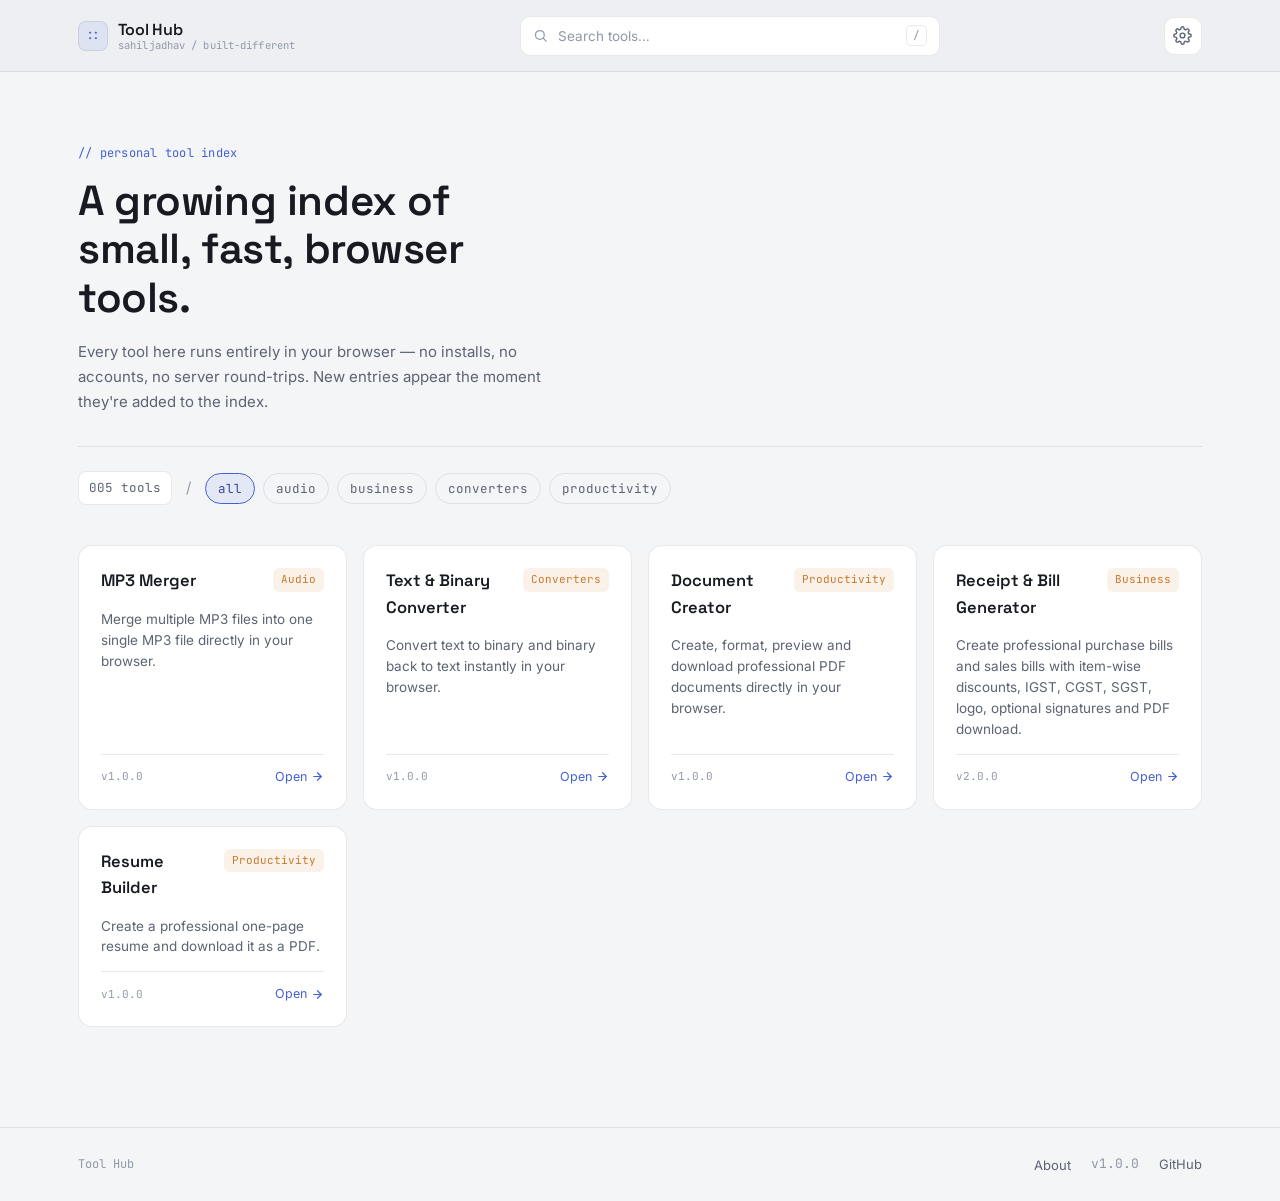
<file: index.html>
<!DOCTYPE html>
<html lang="en" data-theme="dark">
<head>
<meta charset="UTF-8">
<meta name="viewport" content="width=device-width, initial-scale=1.0">
<title>Tool Hub — Sahil Jadhav</title>
<meta name="description" content="A personal, growing index of small, fast, browser-based tools. Built Different.">
<link rel="preconnect" href="https://fonts.googleapis.com">
<link rel="preconnect" href="https://fonts.gstatic.com" crossorigin>
<link href="https://fonts.googleapis.com/css2?family=Space+Grotesk:wght@400;500;600;700&family=Inter:wght@400;500;600&family=JetBrains+Mono:wght@400;500&display=swap" rel="stylesheet">
<link rel="stylesheet" href="style.css">
</head>
<body>

<a class="skip-link" href="#main">Skip to content</a>

<header class="site-header">
  <div class="header-inner">
    <div class="brand">
      <span class="brand-glyph" aria-hidden="true">::</span>
      <div class="brand-text">
        <span class="brand-title">Tool&nbsp;Hub</span>
        <span class="brand-sub mono">sahiljadhav / built-different</span>
      </div>
    </div>

    <div class="command-search" role="search">
      <span class="command-search-icon" aria-hidden="true">
        <svg width="15" height="15" viewBox="0 0 24 24" fill="none" stroke="currentColor" stroke-width="2" stroke-linecap="round" stroke-linejoin="round"><circle cx="11" cy="11" r="7"></circle><line x1="21" y1="21" x2="16.65" y2="16.65"></line></svg>
      </span>
      <input
        type="text"
        id="search-input"
        class="command-search-input"
        placeholder="Search tools…"
        aria-label="Search tools"
        autocomplete="off"
      >
      <kbd class="command-search-kbd mono">/</kbd>
    </div>

    <button id="settings-trigger" class="icon-button" aria-haspopup="dialog" aria-controls="settings-panel" aria-label="Open settings">
      <svg width="19" height="19" viewBox="0 0 24 24" fill="none" stroke="currentColor" stroke-width="1.8" stroke-linecap="round" stroke-linejoin="round"><circle cx="12" cy="12" r="3"></circle><path d="M19.4 15a1.65 1.65 0 0 0 .33 1.82l.06.06a2 2 0 1 1-2.83 2.83l-.06-.06a1.65 1.65 0 0 0-1.82-.33 1.65 1.65 0 0 0-1 1.51V21a2 2 0 0 1-4 0v-.09A1.65 1.65 0 0 0 9 19.4a1.65 1.65 0 0 0-1.82.33l-.06.06a2 2 0 1 1-2.83-2.83l.06-.06a1.65 1.65 0 0 0 .33-1.82 1.65 1.65 0 0 0-1.51-1H3a2 2 0 0 1 0-4h.09A1.65 1.65 0 0 0 4.6 9a1.65 1.65 0 0 0-.33-1.82l-.06-.06a2 2 0 1 1 2.83-2.83l.06.06a1.65 1.65 0 0 0 1.82.33H9a1.65 1.65 0 0 0 1-1.51V3a2 2 0 0 1 4 0v.09a1.65 1.65 0 0 0 1 1.51 1.65 1.65 0 0 0 1.82-.33l.06-.06a2 2 0 1 1 2.83 2.83l-.06.06a1.65 1.65 0 0 0-.33 1.82V9a1.65 1.65 0 0 0 1.51 1H21a2 2 0 0 1 0 4h-.09a1.65 1.65 0 0 0-1.51 1z"></path></svg>
    </button>
  </div>
</header>

<main id="main">
  <section class="hero">
    <p class="eyebrow mono">// personal tool index</p>
    <h1 class="hero-title">A growing index of small, fast, browser tools.</h1>
    <p class="hero-sub">Every tool here runs entirely in your browser — no installs, no accounts, no server round-trips. New entries appear the moment they're added to the index.</p>

    <div class="hero-meta">
      <span id="tool-count" class="mono-counter mono">000 tools</span>
      <span class="meta-divider" aria-hidden="true">/</span>
      <nav id="category-rail" class="category-rail" aria-label="Filter by category">
        <button class="category-chip is-active mono" data-category="all" type="button">all</button>
      </nav>
    </div>
  </section>

  <section class="grid-section" aria-label="Tools">
    <div id="tool-grid" class="tool-grid"></div>

    <div id="empty-state" class="empty-state" hidden>
      <pre class="terminal-block mono" aria-hidden="true">$ ls /tools
No tools found.</pre>
      <p class="empty-title">No tools available yet.</p>
      <p class="empty-sub">This index is empty for now — the first entry added to <code class="mono">tools.json</code> will show up right here.</p>
    </div>

    <div id="no-results-state" class="empty-state" hidden>
      <p class="empty-title">No matches.</p>
      <p class="empty-sub">Nothing in this index matches your search or filter. Try a different term.</p>
    </div>
  </section>
</main>

<footer class="site-footer">
  <div class="footer-inner">
    <span class="mono footer-brand">Tool Hub</span>
    <div class="footer-links">
      <button id="about-trigger" class="footer-link" type="button" aria-haspopup="dialog" aria-controls="about-modal">About</button>
      <span class="footer-link footer-version mono">v1.0.0</span>
      <a class="footer-link" href="#" id="footer-github">GitHub</a>
    </div>
  </div>
</footer>

<!-- Settings panel -->
<div id="settings-overlay" class="overlay" hidden></div>
<aside id="settings-panel" class="settings-panel" role="dialog" aria-modal="true" aria-labelledby="settings-title" hidden>
  <div class="panel-header">
    <h2 id="settings-title">Settings</h2>
    <button id="settings-close" class="icon-button" aria-label="Close settings">
      <svg width="16" height="16" viewBox="0 0 24 24" fill="none" stroke="currentColor" stroke-width="2" stroke-linecap="round" stroke-linejoin="round"><line x1="18" y1="6" x2="6" y2="18"></line><line x1="6" y1="6" x2="18" y2="18"></line></svg>
    </button>
  </div>

  <div class="panel-body">
    <fieldset class="theme-fieldset">
      <legend class="panel-label mono">Appearance</legend>

      <label class="theme-option">
        <input type="radio" name="theme" value="dark" id="theme-dark">
        <span class="theme-swatch theme-swatch-dark" aria-hidden="true"></span>
        <span class="theme-option-text">
          <span class="theme-name">Dark</span>
          <span class="theme-desc">Low-light, ink background</span>
        </span>
      </label>

      <label class="theme-option">
        <input type="radio" name="theme" value="light" id="theme-light">
        <span class="theme-swatch theme-swatch-light" aria-hidden="true"></span>
        <span class="theme-option-text">
          <span class="theme-name">Light</span>
          <span class="theme-desc">Bright, paper background</span>
        </span>
      </label>
    </fieldset>
  </div>
</aside>

<!-- About modal -->
<div id="about-overlay" class="overlay" hidden></div>
<div id="about-modal" class="about-modal" role="dialog" aria-modal="true" aria-labelledby="about-title" hidden>
  <button id="about-close" class="icon-button about-close" aria-label="Close about dialog">
    <svg width="16" height="16" viewBox="0 0 24 24" fill="none" stroke="currentColor" stroke-width="2" stroke-linecap="round" stroke-linejoin="round"><line x1="18" y1="6" x2="6" y2="18"></line><line x1="6" y1="6" x2="18" y2="18"></line></svg>
  </button>
  <p class="about-eyebrow mono">// about developer</p>
  <h2 id="about-title" class="about-name">Sahil Jadhav</h2>
  <p class="about-tagline">Built Different</p>
</div>

<script src="script.js"></script>
</body>
</html>
</file>
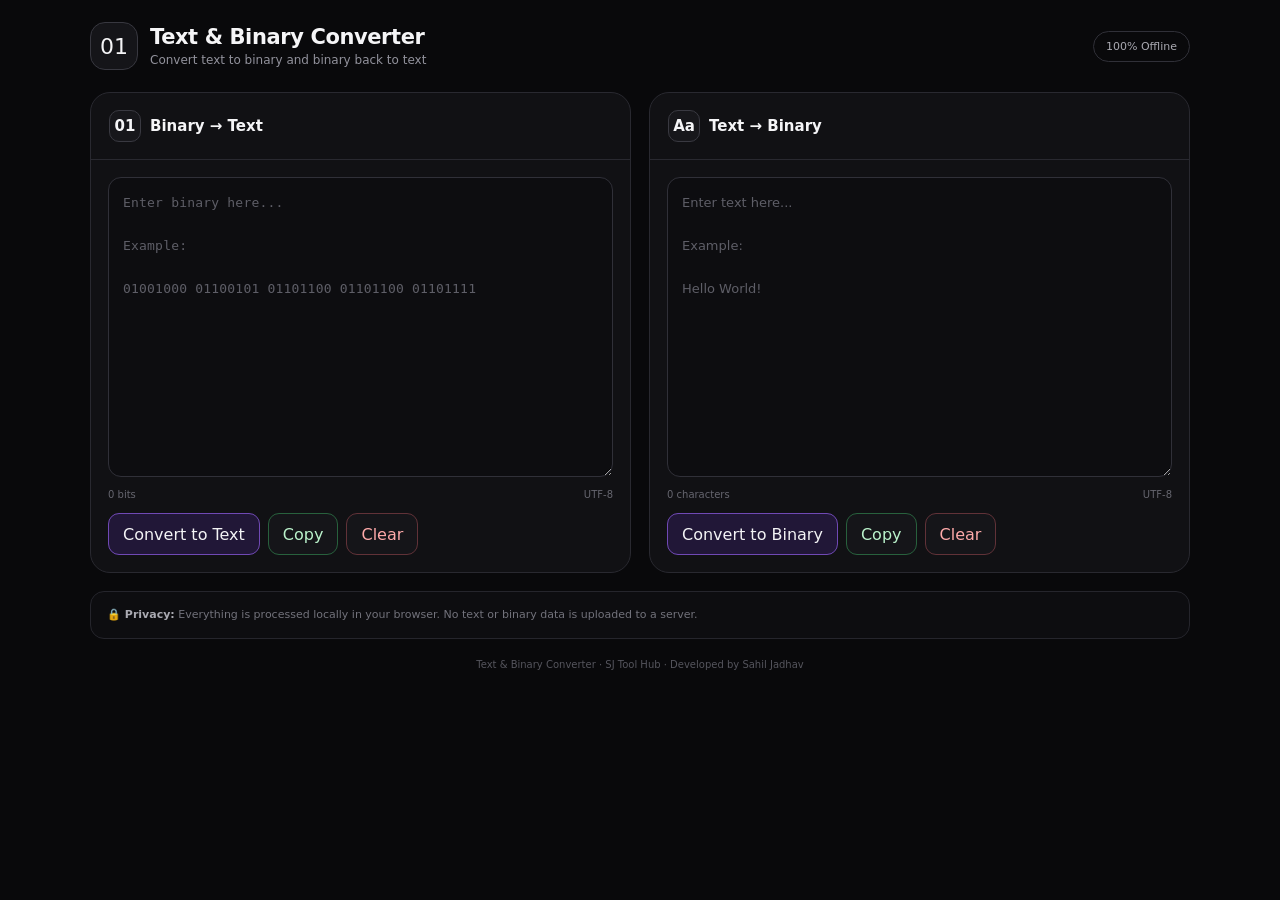
<file: tools/text-binary-converter/index.html>
<!DOCTYPE html>
<html lang="en">
<head>
<meta charset="UTF-8">
<meta name="viewport" content="width=device-width,initial-scale=1,viewport-fit=cover">
<meta name="theme-color" content="#09090b">

<title>Text & Binary Converter - SJ Tool Hub</title>

<style>
*{
    box-sizing:border-box;
    -webkit-tap-highlight-color:transparent;
}

:root{
    --bg:#09090b;
    --card:#111114;
    --card2:#16161a;
    --border:#292930;
    --text:#f5f5f7;
    --muted:#92929c;
    --accent:#8b5cf6;
    --accent-dark:#211737;
    --danger:#ef4444;
    --success:#22c55e;
}

html,body{
    margin:0;
    min-height:100%;
    background:var(--bg);
    color:var(--text);
    font-family:
        Inter,
        system-ui,
        -apple-system,
        BlinkMacSystemFont,
        "Segoe UI",
        sans-serif;
}

body{
    overflow-x:hidden;
}

button,
textarea{
    font:inherit;
}

button{
    cursor:pointer;
}

.app{
    width:min(1100px,94%);
    margin:auto;
    padding:22px 0 45px;
}

/* HEADER */

.header{
    display:flex;
    align-items:center;
    justify-content:space-between;
    gap:15px;
    margin-bottom:22px;
}

.brand{
    display:flex;
    align-items:center;
    gap:12px;
}

.logo{
    width:48px;
    height:48px;
    display:grid;
    place-items:center;
    border:1px solid #383840;
    border-radius:15px;
    background:#151519;
    font-size:22px;
}

.title{
    margin:0;
    font-size:21px;
    letter-spacing:-.4px;
}

.subtitle{
    color:var(--muted);
    font-size:12px;
    margin-top:4px;
}

.badge{
    padding:8px 12px;
    border:1px solid #303038;
    border-radius:999px;
    color:#aaaab2;
    font-size:11px;
}

/* GRID */

.tools-grid{
    display:grid;
    grid-template-columns:1fr 1fr;
    gap:18px;
}

/* CARD */

.card{
    background:var(--card);
    border:1px solid var(--border);
    border-radius:20px;
    overflow:hidden;
}

.card-head{
    display:flex;
    align-items:center;
    justify-content:space-between;
    padding:17px 18px;
    border-bottom:1px solid var(--border);
}

.card-title{
    display:flex;
    align-items:center;
    gap:9px;
    font-size:15px;
    font-weight:750;
}

.card-icon{
    width:32px;
    height:32px;
    display:grid;
    place-items:center;
    border:1px solid #393941;
    border-radius:10px;
    background:#17171b;
}

.card-body{
    padding:17px;
}

/* TEXTAREA */

textarea{
    width:100%;
    min-height:300px;
    resize:vertical;
    padding:14px;
    border:1px solid #303038;
    border-radius:13px;
    outline:none;
    background:#0d0d10;
    color:#f1f1f3;
    font-size:13px;
    line-height:1.65;
    transition:.2s;
}

textarea:focus{
    border-color:#624398;
    box-shadow:0 0 0 3px rgba(139,92,246,.08);
}

textarea.binary{
    font-family:
        "JetBrains Mono",
        "Cascadia Code",
        Consolas,
        monospace;

    letter-spacing:.2px;
}

textarea::placeholder{
    color:#5e5e67;
}

/* INFO */

.info{
    display:flex;
    justify-content:space-between;
    gap:10px;
    margin-top:8px;
    color:#66666f;
    font-size:10px;
}

/* BUTTONS */

.actions{
    display:flex;
    gap:8px;
    flex-wrap:wrap;
    margin-top:13px;
}

.btn{
    min-height:42px;
    padding:9px 14px;
    border:1px solid #36363e;
    border-radius:11px;
    background:#151519;
    color:#f3f3f5;
    transition:.18s;
}

.btn:hover{
    transform:translateY(-2px);
    border-color:#62626c;
}

.btn:active{
    transform:scale(.95);
}

.btn.primary{
    border-color:#7049b5;
    background:var(--accent-dark);
}

.btn.success{
    border-color:#28613d;
    color:#baf2cb;
}

.btn.danger{
    border-color:#613238;
    color:#ffaaaa;
}

/* PRIVACY */

.privacy{
    margin-top:18px;
    padding:14px 16px;
    border:1px solid #25252c;
    border-radius:14px;
    background:#0d0d10;
    color:#72727b;
    font-size:11px;
    line-height:1.6;
}

.privacy b{
    color:#aaaab2;
}

/* TOAST */

.toast{
    position:fixed;
    left:50%;
    bottom:22px;
    z-index:1000;
    max-width:90%;
    padding:11px 15px;
    border:1px solid #393940;
    border-radius:12px;
    background:#18181d;
    color:white;
    font-size:12px;
    text-align:center;
    opacity:0;
    pointer-events:none;
    transform:translate(-50%,20px);
    transition:.25s;
}

.toast.show{
    opacity:1;
    transform:translate(-50%,0);
}

.toast.error{
    border-color:#713336;
    color:#ffb5b5;
}

/* FOOTER */

footer{
    margin-top:20px;
    text-align:center;
    color:#55555d;
    font-size:10px;
}

/* MOBILE */

@media(max-width:750px){

    .app{
        width:94%;
        padding-top:15px;
    }

    .tools-grid{
        grid-template-columns:1fr;
    }

    .badge{
        display:none;
    }

    textarea{
        min-height:240px;
    }

}

@media(max-width:430px){

    .title{
        font-size:18px;
    }

    .subtitle{
        font-size:10px;
    }

    .actions .btn{
        flex:1;
    }

}
</style>
</head>

<body>

<div class="app">

<header class="header">

    <div class="brand">

        <div class="logo">
            01
        </div>

        <div>

            <h1 class="title">
                Text & Binary Converter
            </h1>

            <div class="subtitle">
                Convert text to binary and binary back to text
            </div>

        </div>

    </div>

    <div class="badge">
        100% Offline
    </div>

</header>


<main class="tools-grid">


<!-- =====================================================
     BINARY → TEXT
===================================================== -->

<section class="card">

    <div class="card-head">

        <div class="card-title">

            <div class="card-icon">
                01
            </div>

            Binary → Text

        </div>

    </div>


    <div class="card-body">

        <textarea
            id="binaryInput"
            class="binary"
            spellcheck="false"
            placeholder="Enter binary here...

Example:

01001000 01100101 01101100 01101100 01101111"
        ></textarea>


        <div class="info">

            <span id="binaryCount">
                0 bits
            </span>

            <span>
                UTF-8
            </span>

        </div>


        <div class="actions">

            <button
                id="binaryConvert"
                class="btn primary"
            >
                Convert to Text
            </button>

            <button
                id="binaryCopy"
                class="btn success"
            >
                Copy
            </button>

            <button
                id="binaryClear"
                class="btn danger"
            >
                Clear
            </button>

        </div>

    </div>

</section>



<!-- =====================================================
     TEXT → BINARY
===================================================== -->

<section class="card">

    <div class="card-head">

        <div class="card-title">

            <div class="card-icon">
                Aa
            </div>

            Text → Binary

        </div>

    </div>


    <div class="card-body">

        <textarea
            id="textInput"
            placeholder="Enter text here...

Example:

Hello World!"
        ></textarea>


        <div class="info">

            <span id="textCount">
                0 characters
            </span>

            <span>
                UTF-8
            </span>

        </div>


        <div class="actions">

            <button
                id="textConvert"
                class="btn primary"
            >
                Convert to Binary
            </button>

            <button
                id="textCopy"
                class="btn success"
            >
                Copy
            </button>

            <button
                id="textClear"
                class="btn danger"
            >
                Clear
            </button>

        </div>

    </div>

</section>

</main>



<div class="privacy">

    <b>🔒 Privacy:</b>
    Everything is processed locally in your browser.
    No text or binary data is uploaded to a server.

</div>


<footer>
    Text & Binary Converter · SJ Tool Hub · Developed by Sahil Jadhav
</footer>

</div>


<div id="toast" class="toast"></div>


<script>

"use strict";


/* =========================================================
   ELEMENTS
========================================================= */

const binaryInput =
    document.getElementById("binaryInput");

const textInput =
    document.getElementById("textInput");

const binaryConvert =
    document.getElementById("binaryConvert");

const textConvert =
    document.getElementById("textConvert");

const binaryCopy =
    document.getElementById("binaryCopy");

const textCopy =
    document.getElementById("textCopy");

const binaryClear =
    document.getElementById("binaryClear");

const textClear =
    document.getElementById("textClear");

const binaryCount =
    document.getElementById("binaryCount");

const textCount =
    document.getElementById("textCount");

const toastBox =
    document.getElementById("toast");


/* =========================================================
   TOAST
========================================================= */

let toastTimer = null;

function showToast(message,error=false){

    toastBox.textContent = message;

    toastBox.className =
        "toast show" +
        (error ? " error" : "");

    clearTimeout(toastTimer);

    toastTimer =
        setTimeout(() => {

            toastBox.className =
                "toast";

        },3000);

}


/* =========================================================
   TEXT → BINARY
========================================================= */

function textToBinary(text){

    const encoder =
        new TextEncoder();

    const bytes =
        encoder.encode(text);


    return Array.from(bytes)
        .map(byte =>
            byte
                .toString(2)
                .padStart(8,"0")
        )
        .join(" ");

}


textConvert.addEventListener(
    "click",
    () => {

        const text =
            textInput.value;


        if(!text){

            showToast(
                "Enter some text first.",
                true
            );

            return;

        }


        try{

            binaryInput.value =
                textToBinary(text);


            updateCounts();


            showToast(
                "Text converted to binary."
            );

        }catch(error){

            console.error(error);

            showToast(
                "Could not convert the text.",
                true
            );

        }

    }
);


/* =========================================================
   BINARY → TEXT
========================================================= */

function binaryToText(binary){

    /*
     * Remove whitespace.
     * This allows:
     *
     * 01001000 01101001
     *
     * and:
     *
     * 0100100001101001
     *
     * both to work.
     */

    const clean =
        binary.replace(/\s+/g,"");


    if(!clean){

        throw new Error(
            "Binary input is empty."
        );

    }


    if(!/^[01]+$/.test(clean)){

        throw new Error(
            "Binary can contain only 0 and 1."
        );

    }


    if(clean.length % 8 !== 0){

        throw new Error(
            "Binary length must be a multiple of 8 bits."
        );

    }


    const bytes = [];


    for(
        let i=0;
        i<clean.length;
        i+=8
    ){

        bytes.push(
            parseInt(
                clean.slice(i,i+8),
                2
            )
        );

    }


    const decoder =
        new TextDecoder(
            "utf-8",
            {
                fatal:true
            }
        );


    return decoder.decode(
        new Uint8Array(bytes)
    );

}


binaryConvert.addEventListener(
    "click",
    () => {

        try{

            const result =
                binaryToText(
                    binaryInput.value
                );


            textInput.value =
                result;


            updateCounts();


            showToast(
                "Binary converted to text."
            );

        }catch(error){

            console.error(error);

            showToast(
                error.message ||
                "Invalid binary data.",
                true
            );

        }

    }
);


/* =========================================================
   COPY
========================================================= */

async function copyText(value){

    if(!value){

        showToast(
            "Nothing to copy.",
            true
        );

        return;

    }


    try{

        await navigator.clipboard.writeText(
            value
        );

        showToast(
            "Copied to clipboard."
        );

    }catch(error){

        /*
         * Fallback for older browsers.
         */

        const temp =
            document.createElement("textarea");

        temp.value = value;

        temp.style.position =
            "fixed";

        temp.style.opacity =
            "0";

        document.body.appendChild(temp);

        temp.select();

        try{

            document.execCommand("copy");

            showToast(
                "Copied to clipboard."
            );

        }catch{

            showToast(
                "Could not copy.",
                true
            );

        }

        temp.remove();

    }

}


binaryCopy.addEventListener(
    "click",
    () =>
        copyText(
            textInput.value
        )
);


textCopy.addEventListener(
    "click",
    () =>
        copyText(
            binaryInput.value
        )
);


/* =========================================================
   CLEAR
========================================================= */

binaryClear.addEventListener(
    "click",
    () => {

        binaryInput.value = "";

        updateCounts();

    }
);


textClear.addEventListener(
    "click",
    () => {

        textInput.value = "";

        updateCounts();

    }
);


/* =========================================================
   COUNTERS
========================================================= */

function updateCounts(){

    const binary =
        binaryInput.value
            .replace(/\s/g,"");


    binaryCount.textContent =
        `${binary.length} bits`;


    const characters =
        Array.from(
            textInput.value
        ).length;


    textCount.textContent =
        `${characters} ${
            characters === 1
            ? "character"
            : "characters"
        }`;

}


binaryInput.addEventListener(
    "input",
    updateCounts
);


textInput.addEventListener(
    "input",
    updateCounts
);


/* =========================================================
   KEYBOARD SHORTCUTS
========================================================= */

binaryInput.addEventListener(
    "keydown",
    event => {

        if(
            (event.ctrlKey ||
             event.metaKey) &&
            event.key === "Enter"
        ){

            event.preventDefault();

            binaryConvert.click();

        }

    }
);


textInput.addEventListener(
    "keydown",
    event => {

        if(
            (event.ctrlKey ||
             event.metaKey) &&
            event.key === "Enter"
        ){

            event.preventDefault();

            textConvert.click();

        }

    }
);


/* =========================================================
   INITIAL
========================================================= */

updateCounts();

</script>

</body>
</html>
</file>
<file: style.css>
/* ============================================================
   Tool Hub — Design Tokens
   ============================================================ */

:root {
  --font-display: 'Space Grotesk', 'Inter', sans-serif;
  --font-body: 'Inter', -apple-system, BlinkMacSystemFont, sans-serif;
  --font-mono: 'JetBrains Mono', 'SFMono-Regular', Consolas, monospace;

  --radius-sm: 8px;
  --radius-md: 14px;
  --radius-lg: 20px;

  --ease: cubic-bezier(0.22, 1, 0.36, 1);
  --dur-fast: 150ms;
  --dur-med: 320ms;
  --dur-slow: 520ms;

  --header-h: 72px;
  --max-width: 1180px;
}

/* Dark theme (default) */
html[data-theme="dark"] {
  --bg: #0b0e13;
  --bg-soft: #0d1119;
  --surface: #12161e;
  --surface-hover: #171c26;
  --border: rgba(255, 255, 255, 0.07);
  --border-strong: rgba(255, 255, 255, 0.16);
  --text: #e9ebef;
  --text-muted: #8b93a1;
  --text-faint: #545c6a;
  --accent: #7b9bff;
  --accent-strong: #9db4ff;
  --accent-soft: rgba(123, 155, 255, 0.13);
  --accent-amber: #f0ac68;
  --accent-amber-soft: rgba(240, 172, 104, 0.13);
  --shadow-sm: 0 2px 10px rgba(0, 0, 0, 0.25);
  --shadow-lg: 0 20px 60px rgba(0, 0, 0, 0.45);
  --overlay: rgba(6, 8, 12, 0.6);
  --scrim-blur: blur(14px);
}

/* Light theme */
html[data-theme="light"] {
  --bg: #f4f5f7;
  --bg-soft: #eceef2;
  --surface: #ffffff;
  --surface-hover: #f8f9fb;
  --border: rgba(16, 20, 30, 0.09);
  --border-strong: rgba(16, 20, 30, 0.18);
  --text: #171a21;
  --text-muted: #5c6472;
  --text-faint: #9099a8;
  --accent: #4560d6;
  --accent-strong: #33489f;
  --accent-soft: rgba(69, 96, 214, 0.09);
  --accent-amber: #c97a2e;
  --accent-amber-soft: rgba(201, 122, 46, 0.1);
  --shadow-sm: 0 2px 10px rgba(20, 24, 34, 0.06);
  --shadow-lg: 0 20px 50px rgba(20, 24, 34, 0.12);
  --overlay: rgba(20, 22, 28, 0.35);
  --scrim-blur: blur(10px);
}

/* ============================================================
   Reset & base
   ============================================================ */

* {
  box-sizing: border-box;
}

html {
  color-scheme: dark;
}
html[data-theme="light"] {
  color-scheme: light;
}

body {
  margin: 0;
  background: var(--bg);
  color: var(--text);
  font-family: var(--font-body);
  font-size: 15px;
  line-height: 1.6;
  -webkit-font-smoothing: antialiased;
  transition: background var(--dur-med) var(--ease), color var(--dur-med) var(--ease);
}

h1, h2, h3 {
  font-family: var(--font-display);
  margin: 0;
  letter-spacing: -0.01em;
}

p {
  margin: 0;
}

button {
  font-family: inherit;
  cursor: pointer;
}

a {
  color: inherit;
}

.mono {
  font-family: var(--font-mono);
}

.skip-link {
  position: absolute;
  left: -9999px;
  top: 0;
  background: var(--accent);
  color: #0b0e13;
  padding: 10px 16px;
  border-radius: var(--radius-sm);
  z-index: 999;
}
.skip-link:focus {
  left: 16px;
  top: 16px;
}

:focus-visible {
  outline: 2px solid var(--accent);
  outline-offset: 2px;
  border-radius: 4px;
}

@media (prefers-reduced-motion: reduce) {
  *, *::before, *::after {
    animation-duration: 0.001ms !important;
    animation-iteration-count: 1 !important;
    transition-duration: 0.001ms !important;
    scroll-behavior: auto !important;
  }
}

/* ============================================================
   Header
   ============================================================ */

.site-header {
  position: sticky;
  top: 0;
  z-index: 40;
  height: var(--header-h);
  background: color-mix(in srgb, var(--bg-soft) 82%, transparent);
  backdrop-filter: var(--scrim-blur);
  -webkit-backdrop-filter: var(--scrim-blur);
  border-bottom: 1px solid var(--border);
}

.header-inner {
  max-width: var(--max-width);
  height: 100%;
  margin: 0 auto;
  padding: 0 28px;
  display: flex;
  align-items: center;
  gap: 24px;
}

.brand {
  display: flex;
  align-items: center;
  gap: 10px;
  flex-shrink: 0;
}

.brand-glyph {
  font-family: var(--font-mono);
  font-size: 13px;
  color: var(--accent);
  background: var(--accent-soft);
  border: 1px solid var(--border);
  width: 30px;
  height: 30px;
  border-radius: var(--radius-sm);
  display: flex;
  align-items: center;
  justify-content: center;
}

.brand-text {
  display: flex;
  flex-direction: column;
  line-height: 1.2;
}

.brand-title {
  font-family: var(--font-display);
  font-weight: 600;
  font-size: 16px;
  letter-spacing: -0.01em;
}

.brand-sub {
  font-size: 10.5px;
  color: var(--text-faint);
  letter-spacing: 0.01em;
}

.command-search {
  flex: 1;
  max-width: 420px;
  margin: 0 auto;
  display: flex;
  align-items: center;
  gap: 8px;
  height: 40px;
  padding: 0 12px;
  background: var(--surface);
  border: 1px solid var(--border);
  border-radius: 10px;
  transition: border-color var(--dur-fast) var(--ease), box-shadow var(--dur-fast) var(--ease);
}

.command-search:focus-within {
  border-color: var(--accent);
  box-shadow: 0 0 0 3px var(--accent-soft);
}

.command-search-icon {
  color: var(--text-faint);
  display: flex;
  flex-shrink: 0;
}

.command-search-input {
  flex: 1;
  min-width: 0;
  border: none;
  background: transparent;
  color: var(--text);
  font-size: 13.5px;
  font-family: var(--font-body);
  outline: none;
}

.command-search-input::placeholder {
  color: var(--text-faint);
}

.command-search-kbd {
  font-size: 11px;
  color: var(--text-faint);
  border: 1px solid var(--border);
  border-radius: 5px;
  padding: 1px 6px;
  flex-shrink: 0;
}

.icon-button {
  flex-shrink: 0;
  width: 38px;
  height: 38px;
  display: flex;
  align-items: center;
  justify-content: center;
  background: var(--surface);
  border: 1px solid var(--border);
  border-radius: 10px;
  color: var(--text-muted);
  transition: color var(--dur-fast) var(--ease), border-color var(--dur-fast) var(--ease), transform var(--dur-fast) var(--ease);
}

.icon-button:hover {
  color: var(--text);
  border-color: var(--border-strong);
  transform: translateY(-1px);
}

/* ============================================================
   Hero
   ============================================================ */

.hero {
  max-width: var(--max-width);
  margin: 0 auto;
  padding: 72px 28px 40px;
  animation: rise var(--dur-slow) var(--ease) both;
}

.eyebrow {
  font-size: 12px;
  color: var(--accent);
  margin-bottom: 14px;
  letter-spacing: 0.02em;
}

.hero-title {
  font-size: clamp(28px, 4vw, 42px);
  font-weight: 600;
  max-width: 16ch;
  line-height: 1.15;
}

.hero-sub {
  margin-top: 18px;
  max-width: 56ch;
  color: var(--text-muted);
  font-size: 15px;
  line-height: 1.65;
}

.hero-meta {
  margin-top: 32px;
  display: flex;
  align-items: center;
  gap: 14px;
  flex-wrap: wrap;
  padding-top: 24px;
  border-top: 1px solid var(--border);
}

.mono-counter {
  font-size: 12.5px;
  color: var(--text-muted);
  background: var(--surface);
  border: 1px solid var(--border);
  padding: 6px 10px;
  border-radius: var(--radius-sm);
}

.meta-divider {
  color: var(--text-faint);
}

.category-rail {
  display: flex;
  gap: 8px;
  flex-wrap: wrap;
}

.category-chip {
  font-size: 12.5px;
  color: var(--text-muted);
  background: transparent;
  border: 1px solid var(--border);
  padding: 6px 12px;
  border-radius: 999px;
  transition: all var(--dur-fast) var(--ease);
}

.category-chip:hover {
  border-color: var(--border-strong);
  color: var(--text);
}

.category-chip.is-active {
  background: var(--accent-soft);
  border-color: var(--accent);
  color: var(--accent-strong);
}

/* ============================================================
   Tool grid & cards
   ============================================================ */

.grid-section {
  max-width: var(--max-width);
  margin: 0 auto;
  padding: 0 28px 100px;
}

.tool-grid {
  display: grid;
  grid-template-columns: repeat(auto-fill, minmax(260px, 1fr));
  gap: 16px;
}

.tool-card {
  background: var(--surface);
  border: 1px solid var(--border);
  border-radius: var(--radius-md);
  padding: 22px;
  display: flex;
  flex-direction: column;
  gap: 14px;
  text-decoration: none;
  color: var(--text);
  transition: transform var(--dur-fast) var(--ease), border-color var(--dur-fast) var(--ease), background var(--dur-fast) var(--ease);
  animation: rise var(--dur-med) var(--ease) both;
}

.tool-card:hover {
  transform: translateY(-3px);
  border-color: var(--border-strong);
  background: var(--surface-hover);
}

.tool-card-top {
  display: flex;
  align-items: flex-start;
  justify-content: space-between;
  gap: 10px;
}

.tool-card-name {
  font-family: var(--font-display);
  font-size: 16.5px;
  font-weight: 600;
}

.tool-card-category {
  flex-shrink: 0;
  font-size: 11px;
  color: var(--accent-amber);
  background: var(--accent-amber-soft);
  padding: 3px 8px;
  border-radius: 6px;
  white-space: nowrap;
}

.tool-card-desc {
  color: var(--text-muted);
  font-size: 13.5px;
  line-height: 1.55;
  flex: 1;
}

.tool-card-footer {
  display: flex;
  align-items: center;
  justify-content: space-between;
  padding-top: 12px;
  border-top: 1px solid var(--border);
}

.tool-card-version {
  font-size: 11px;
  color: var(--text-faint);
}

.tool-card-open {
  font-size: 12.5px;
  color: var(--accent);
  display: inline-flex;
  align-items: center;
  gap: 4px;
}

.tool-card-open svg {
  transition: transform var(--dur-fast) var(--ease);
}

.tool-card:hover .tool-card-open svg {
  transform: translateX(2px);
}

/* ============================================================
   Empty / no-results states
   ============================================================ */

.empty-state {
  padding: 60px 20px;
  text-align: center;
  max-width: 460px;
  margin: 20px auto 0;
  animation: rise var(--dur-med) var(--ease) both;
}

.terminal-block {
  display: inline-block;
  text-align: left;
  background: var(--surface);
  border: 1px solid var(--border);
  border-radius: var(--radius-sm);
  padding: 14px 18px;
  font-size: 12.5px;
  color: var(--text-muted);
  margin-bottom: 22px;
}

.empty-title {
  font-family: var(--font-display);
  font-size: 17px;
  font-weight: 600;
  margin-bottom: 8px;
}

.empty-sub {
  color: var(--text-muted);
  font-size: 13.5px;
  line-height: 1.6;
}

.empty-sub code {
  font-family: var(--font-mono);
  background: var(--surface);
  border: 1px solid var(--border);
  padding: 1px 6px;
  border-radius: 5px;
  font-size: 12px;
}

/* ============================================================
   Footer
   ============================================================ */

.site-footer {
  border-top: 1px solid var(--border);
}

.footer-inner {
  max-width: var(--max-width);
  margin: 0 auto;
  padding: 26px 28px;
  display: flex;
  align-items: center;
  justify-content: space-between;
  flex-wrap: wrap;
  gap: 12px;
}

.footer-brand {
  color: var(--text-faint);
  font-size: 12px;
}

.footer-links {
  display: flex;
  align-items: center;
  gap: 20px;
}

.footer-link {
  background: none;
  border: none;
  color: var(--text-muted);
  font-size: 13px;
  padding: 0;
  transition: color var(--dur-fast) var(--ease);
  text-decoration: none;
}

.footer-link:hover {
  color: var(--text);
}

.footer-version {
  color: var(--text-faint);
}

/* ============================================================
   Overlay (shared by settings + about)
   ============================================================ */

.overlay {
  position: fixed;
  inset: 0;
  background: var(--overlay);
  backdrop-filter: var(--scrim-blur);
  -webkit-backdrop-filter: var(--scrim-blur);
  z-index: 50;
  opacity: 0;
  transition: opacity var(--dur-med) var(--ease);
}

/* [hidden] must win over the flex/opacity rules below (equal specificity,
   so it needs the attribute qualifier to take precedence) or the panel/
   modal would render — invisible but interactive — before JS ever runs. */
.overlay[hidden] {
  display: none;
}

.overlay.is-open {
  opacity: 1;
}

/* ============================================================
   Settings panel
   ============================================================ */

.settings-panel {
  position: fixed;
  top: 0;
  right: 0;
  bottom: 0;
  width: min(360px, 92vw);
  background: var(--bg-soft);
  border-left: 1px solid var(--border);
  z-index: 51;
  padding: 26px;
  display: flex;
  flex-direction: column;
  gap: 24px;
  transform: translateX(100%);
  transition: transform var(--dur-med) var(--ease);
  box-shadow: var(--shadow-lg);
}

.settings-panel[hidden] {
  display: none;
}

.settings-panel.is-open {
  transform: translateX(0);
}

.panel-header {
  display: flex;
  align-items: center;
  justify-content: space-between;
}

.panel-header h2 {
  font-size: 17px;
  font-weight: 600;
}

.panel-label {
  font-size: 11px;
  color: var(--text-faint);
  text-transform: lowercase;
  letter-spacing: 0.03em;
  margin-bottom: 12px;
  display: block;
}

.theme-fieldset {
  border: none;
  padding: 0;
  margin: 0;
  display: flex;
  flex-direction: column;
  gap: 10px;
}

.theme-option {
  display: flex;
  align-items: center;
  gap: 12px;
  padding: 12px;
  border: 1px solid var(--border);
  border-radius: var(--radius-sm);
  cursor: pointer;
  transition: border-color var(--dur-fast) var(--ease), background var(--dur-fast) var(--ease);
}

.theme-option:hover {
  border-color: var(--border-strong);
}

.theme-option:has(input:checked) {
  border-color: var(--accent);
  background: var(--accent-soft);
}

.theme-option input {
  accent-color: var(--accent);
  width: 15px;
  height: 15px;
  flex-shrink: 0;
}

.theme-swatch {
  width: 30px;
  height: 30px;
  border-radius: 8px;
  flex-shrink: 0;
  border: 1px solid var(--border-strong);
}

.theme-swatch-dark {
  background: linear-gradient(135deg, #0b0e13, #171c26);
}

.theme-swatch-light {
  background: linear-gradient(135deg, #f4f5f7, #ffffff);
}

.theme-option-text {
  display: flex;
  flex-direction: column;
  gap: 2px;
}

.theme-name {
  font-size: 13.5px;
  font-weight: 500;
}

.theme-desc {
  font-size: 11.5px;
  color: var(--text-faint);
}

/* ============================================================
   About modal
   ============================================================ */

.about-modal {
  position: fixed;
  top: 50%;
  left: 50%;
  width: min(380px, 88vw);
  background: var(--surface);
  border: 1px solid var(--border);
  border-radius: var(--radius-lg);
  z-index: 51;
  padding: 44px 32px;
  text-align: center;
  box-shadow: var(--shadow-lg);
  transform: translate(-50%, -50%) scale(0.94);
  opacity: 0;
  transition: transform var(--dur-med) var(--ease), opacity var(--dur-med) var(--ease);
}

.about-modal[hidden] {
  display: none;
}

.about-modal.is-open {
  transform: translate(-50%, -50%) scale(1);
  opacity: 1;
}

.about-close {
  position: absolute;
  top: 16px;
  right: 16px;
}

.about-eyebrow {
  font-size: 11px;
  color: var(--accent);
  margin-bottom: 18px;
}

.about-name {
  font-size: 24px;
  font-weight: 600;
}

.about-tagline {
  margin-top: 8px;
  color: var(--text-muted);
  font-size: 14px;
  letter-spacing: 0.02em;
}

/* ============================================================
   Motion (page-load entrance for normal, non-hidden content only —
   the settings panel and about modal are intentionally excluded and
   use transitions above instead)
   ============================================================ */

@keyframes rise {
  from {
    opacity: 0;
    transform: translateY(10px);
  }
  to {
    opacity: 1;
    transform: translateY(0);
  }
}

/* ============================================================
   Responsive
   ============================================================ */

@media (max-width: 720px) {
  .header-inner {
    gap: 12px;
    padding: 0 16px;
  }

  .brand-sub {
    display: none;
  }

  .command-search {
    max-width: none;
  }

  .command-search-kbd {
    display: none;
  }

  .hero {
    padding: 48px 16px 32px;
  }

  .grid-section {
    padding: 0 16px 70px;
  }

  .tool-grid {
    grid-template-columns: 1fr;
  }

  .footer-inner {
    padding: 22px 16px;
    flex-direction: column;
    align-items: flex-start;
  }
}
</file>
